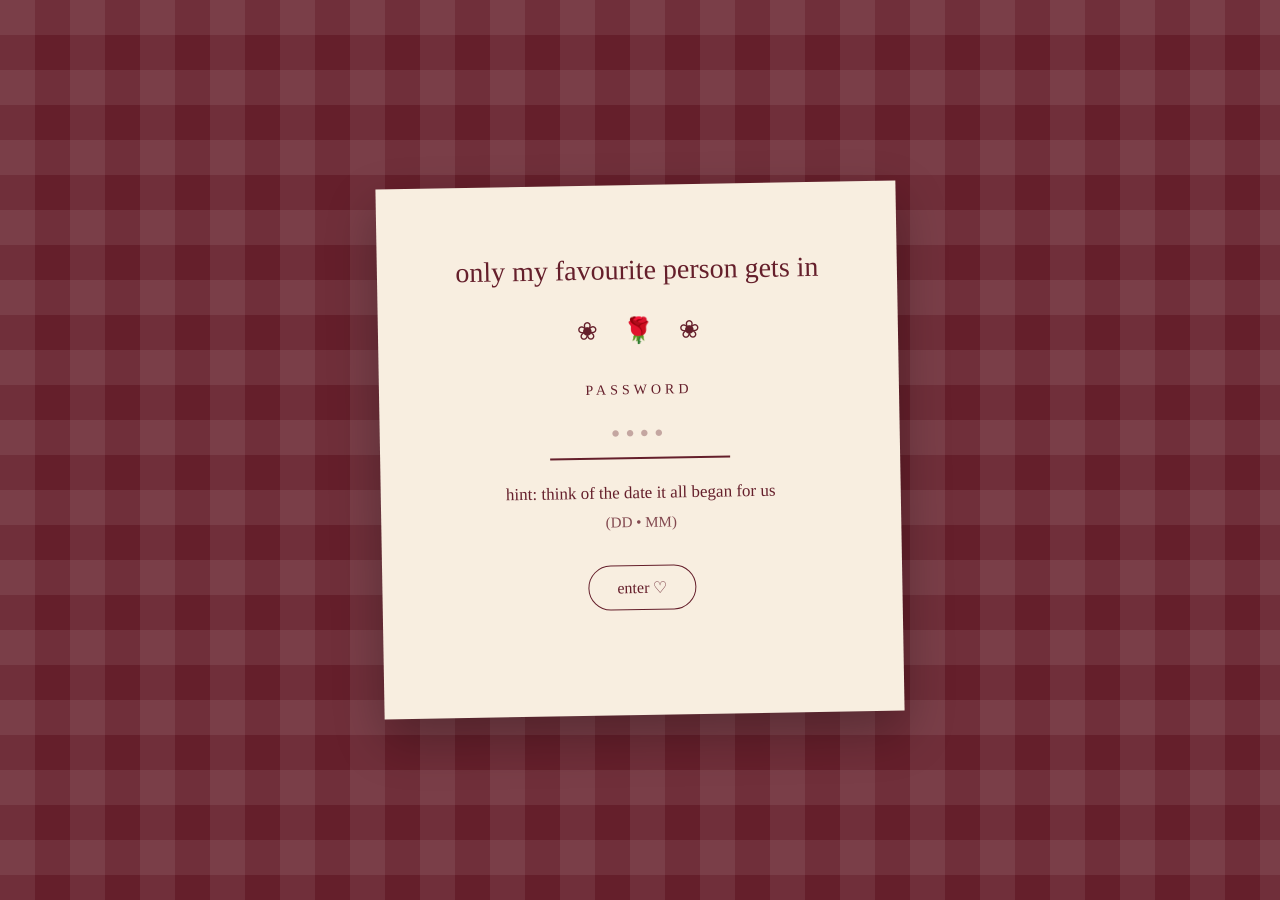
<file: index.html>
<!DOCTYPE html>
<html lang="en"><head><meta charset="UTF-8"><meta name="viewport" content="width=device-width, initial-scale=1.0">
<title>Just for you ♡</title><link rel="stylesheet" href="style.css"></head>
<body><main class="password-page checker-page"><div class="password-box">
<p class="password-title">only my favourite person gets in</p><div class="flowers">❀　🌹　❀</div>
<p class="password-label">PASSWORD</p><input type="password" id="passwordInput" maxlength="4" placeholder="••••">
<p class="hint">hint: think of the date it all began for us<br><span>(DD • MM)</span></p>
<button id="enterBtn">enter ♡</button><p id="errorMessage"></p>
</div></main><script src="script.js"></script></body></html>
</file>
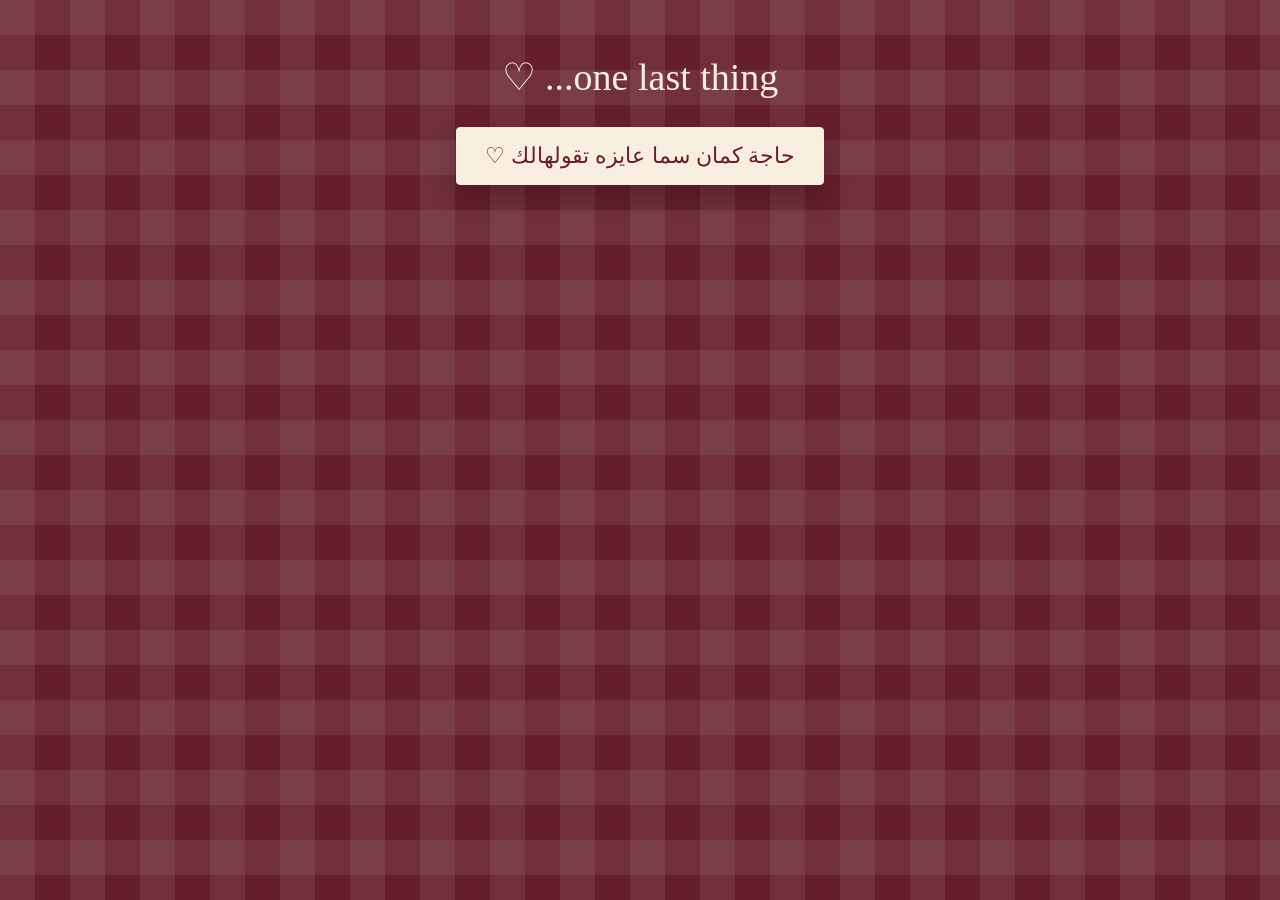
<file: final.html>
<!DOCTYPE html>
<html lang="ar" dir="rtl">
<head>
<meta charset="UTF-8">
<meta name="viewport" content="width=device-width, initial-scale=1.0">
<title>One Last Thing ♡</title>
<link rel="stylesheet" href="style.css">
</head>
<body>
<audio id="siteMusic" preload="auto" src="esht_ma3ak_hekayat.mp3"></audio>
<main class="final-page checker-page">
    <h1 class="final-title">one last thing... ♡</h1>

    <button class="final-reveal-btn" id="finalRevealBtn" type="button" onclick="showFinalPhoto()">
        حاجة كمان سما عايزه تقولهالك ♡
    </button>

    <div class="final-photo hidden-final-photo" id="finalPhoto">
        <img src="final-photo.jpeg" alt="Our special photo">
    </div>

    <div class="final-next-hint hidden-final-photo" id="envelopeHint">دوس على الجواب ♡</div>

    <div class="envelope hidden-final-photo" id="envelope" onclick="openLetter()" role="button" tabindex="0" aria-label="افتح الجواب">
        <div class="envelope-back"></div>
        <div class="envelope-flap"></div>
        <div class="envelope-front"></div>
        <div class="envelope-label">افتح الرسالة ♡</div>
    </div>

    <section class="final-letter" id="finalLetter">
        <h2>To Ahmed ♡</h2>
        <p>عايزه اقولك اننا كملنا سنه مع بعض سوا السنه دي احلى واجمل سنه في حياتي من وقت ما دخلت حياتي كل حاجه بقت احلى ، اول حد في حياتي واول مشاعر حلوه احسها لاول مره كانت معاك انت عايزه اقولك اني بحبك اوي وبحب كل ايامنا سوا بحب شكلك وصوتك وضحكتك وكل حاجه فيك وبحب انك دايما بتطمني وواثقه ان حياتي معاك هتكون جميله<br>ويارب العمر كله سوا يا ميدو🫂♥️♥️</p>
    </section>
</main>
<script src="script.js"></script>
</body>
</html>
</file>
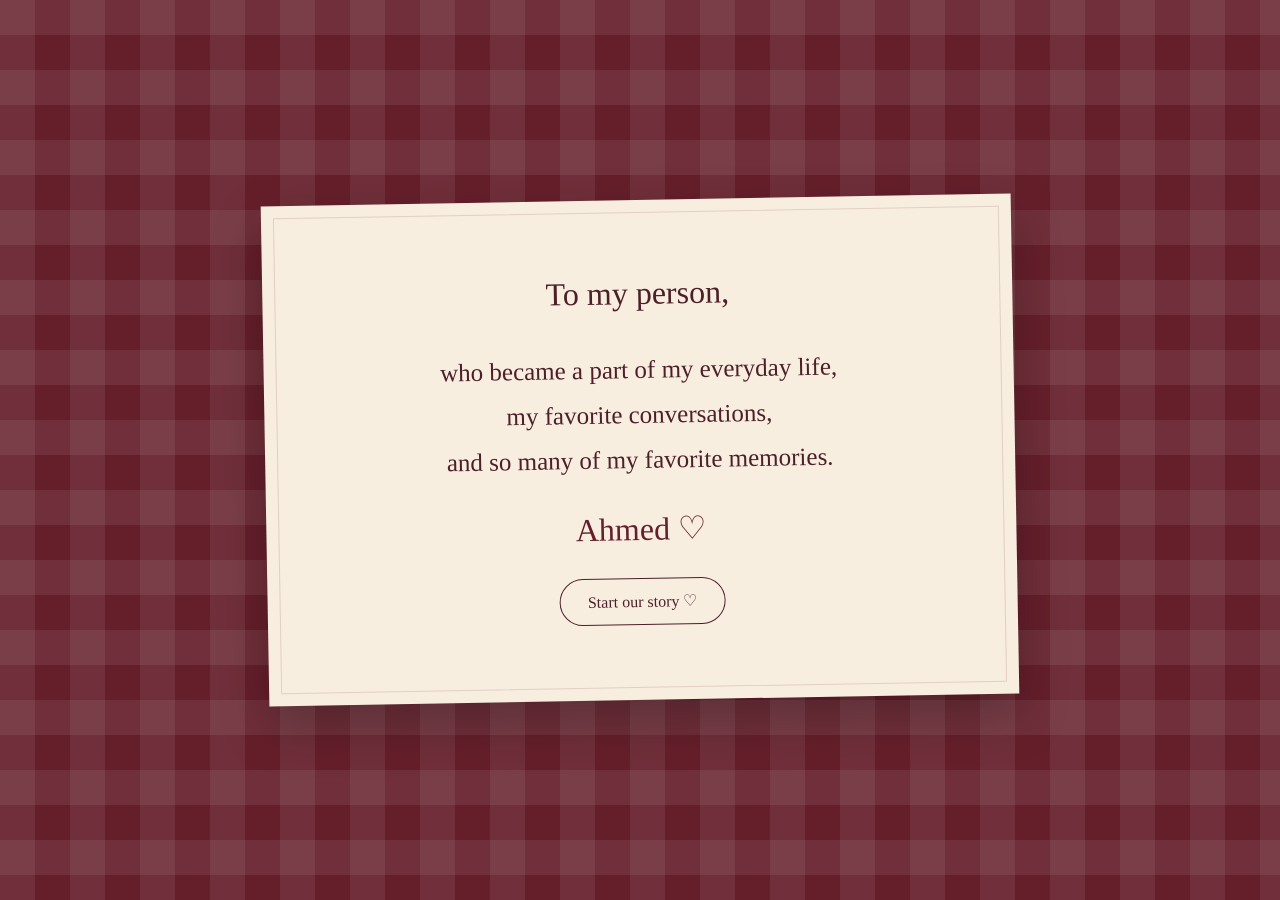
<file: home.html>
<!DOCTYPE html>
<html lang="en">
<head>
<meta charset="UTF-8"><meta name="viewport" content="width=device-width, initial-scale=1.0">
<title>To My Person ❤️</title><link rel="stylesheet" href="style.css">
</head>
<body>
<main class="letter-page"><audio id="bgMusic" preload="auto" src="esht_ma3ak_hekayat.mp3"></audio><div class="letter"><div class="letter-content">
<p class="greeting">To my person,</p>
<p class="message">who became a part of my everyday life,<br>my favorite conversations,<br>and so many of my favorite memories.</p>
<p class="name">Ahmed ♡</p>
<button id="startBtn">Start our story ♡</button>
</div></div></main>
<script src="script.js"></script>
</body></html>
</file>
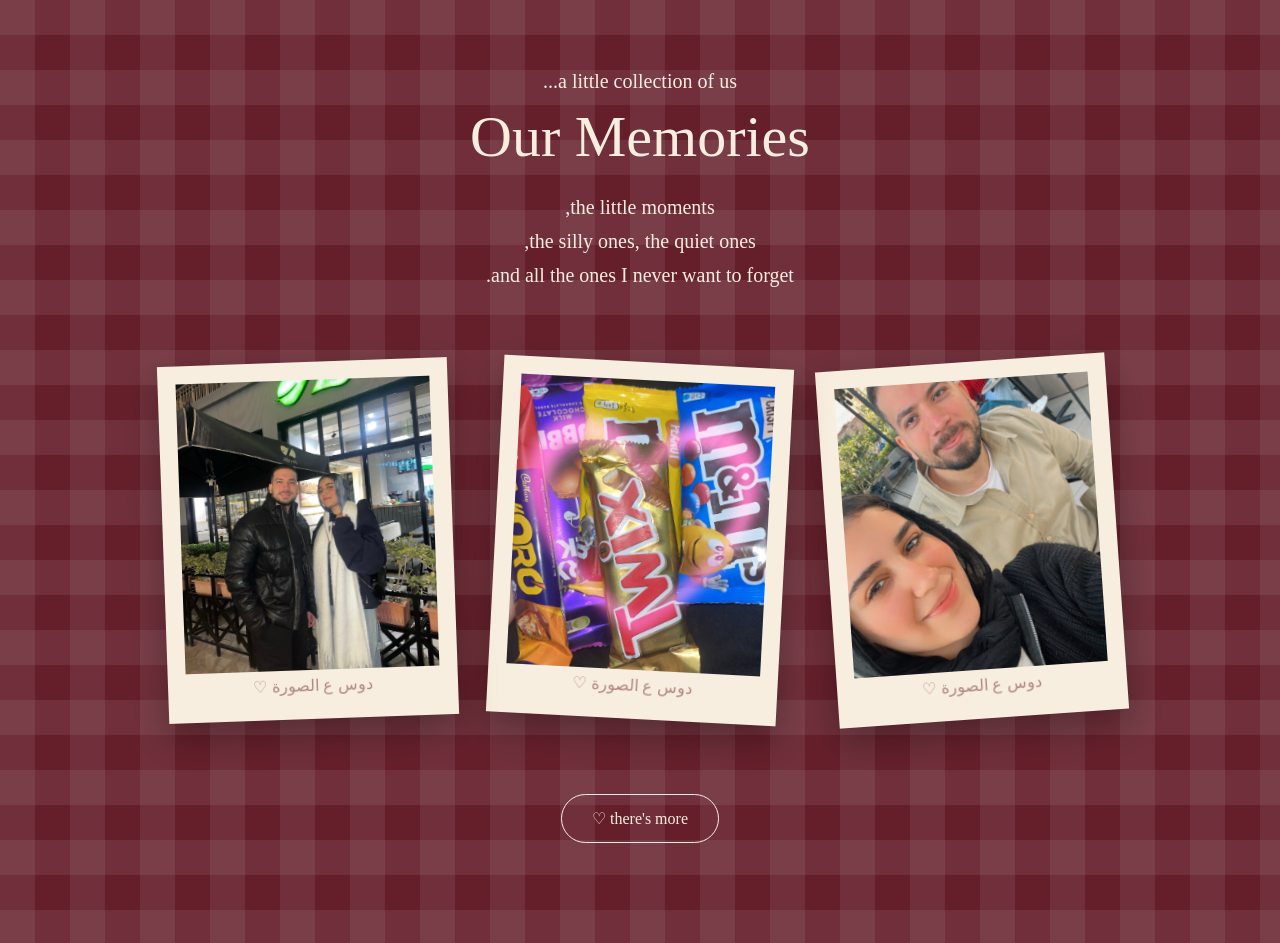
<file: memories.html>
<!DOCTYPE html>
<html lang="ar" dir="rtl"><head><meta charset="UTF-8"><meta name="viewport" content="width=device-width, initial-scale=1.0">
<title>Our Memories</title><link rel="stylesheet" href="style.css"></head>
<body>
<audio id="siteMusic" preload="auto" src="esht_ma3ak_hekayat.mp3"></audio><main class="memories-page checker-page">
<p class="memories-small">a little collection of us...</p><h1 class="memories-title">Our Memories</h1>
<p class="memories-intro">the little moments,<br>the silly ones, the quiet ones,<br>and all the ones I never want to forget.</p>
<section class="memory-gallery">
<button class="memory-card" type="button" onclick="toggleMemory(this)"><div class="photo"><img src="memory1.jpeg" alt="Memory 1"></div><p class="tap-hint">دوس ع الصورة ♡</p><div class="memory-message"><p class="memory-text">اول مره كنا نخرج سوا كنت مبسوطه اوي بجد♥️</p></div></button>
<button class="memory-card" type="button" onclick="toggleMemory(this)"><div class="photo"><img src="memory2.jpeg" alt="Memory 2"></div><p class="tap-hint">دوس ع الصورة ♡</p><div class="memory-message"><p class="memory-text">اول شوكولاته تجيبهالي♥️</p></div></button>
<button class="memory-card" type="button" onclick="toggleMemory(this)"><div class="photo"><img src="memory3.jpeg" alt="Memory 3"></div><p class="tap-hint">دوس ع الصورة ♡</p><div class="memory-message"><p class="memory-text">اول مره حسيت اني اتاكدت من مشاعري وقولتلك يومها اني بحبك♥️</p></div></button>
</section>
<button class="next-btn" type="button" onclick="goToPage('memories2.html')">there's more ♡</button>
</main><script src="script.js"></script></body></html>
</file>
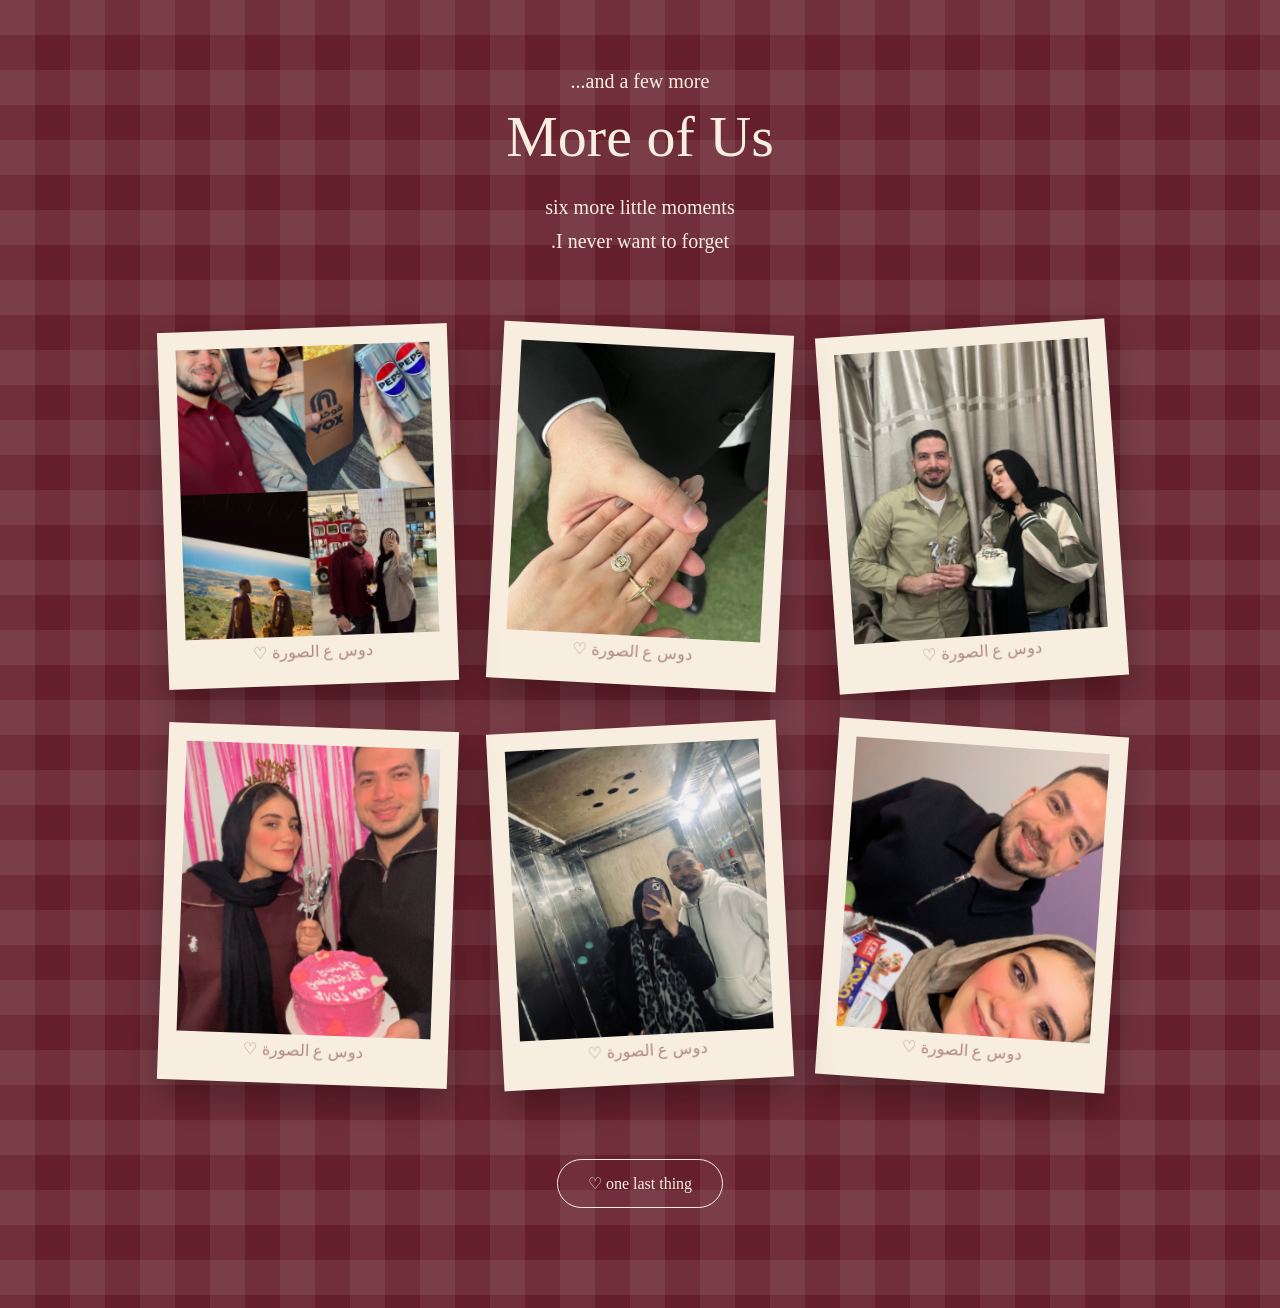
<file: memories2.html>
<!DOCTYPE html>
<html lang="ar" dir="rtl"><head><meta charset="UTF-8"><meta name="viewport" content="width=device-width, initial-scale=1.0">
<title>More of Us</title><link rel="stylesheet" href="style.css"></head>
<body>
<audio id="siteMusic" preload="auto" src="esht_ma3ak_hekayat.mp3"></audio><main class="memories-page checker-page">
<p class="memories-small">and a few more...</p><h1 class="memories-title">More of Us</h1>
<p class="memories-intro">six more little moments<br>I never want to forget.</p>
<section class="memory-gallery">
<button class="memory-card" type="button" onclick="toggleMemory(this)"><div class="photo"><img src="memory4.jpeg" alt="Memory 4"></div><p class="tap-hint">دوس ع الصورة ♡</p><div class="memory-message"><p class="memory-text">اول عيد ميلاد ليك واحنا سوا بحب اليوم دا اوي❣️</p></div></button>
<button class="memory-card" type="button" onclick="toggleMemory(this)"><div class="photo"><img src="memory5.jpeg" alt="Memory 5"></div><p class="tap-hint">دوس ع الصورة ♡</p><div class="memory-message"><p class="memory-text">اول ايد امسكها واحن ايد امسكها😂♥️</p></div></button>
<button class="memory-card" type="button" onclick="toggleMemory(this)"><div class="photo"><img src="memory6.jpeg" alt="Memory 6"></div><p class="tap-hint">دوس ع الصورة ♡</p><div class="memory-message"><p class="memory-text">اول سينما😘</p></div></button>
<button class="memory-card" type="button" onclick="toggleMemory(this)"><div class="photo"><img src="memory7.jpeg" alt="Memory 7"></div><p class="tap-hint">دوس ع الصورة ♡</p><div class="memory-message"><p class="memory-text">اول عيد سوا واول عيديه😍❣️</p></div></button>
<button class="memory-card" type="button" onclick="toggleMemory(this)"><div class="photo"><img src="memory8.jpeg" alt="Memory 8"></div><p class="tap-hint">دوس ع الصورة ♡</p><div class="memory-message"><p class="memory-text">اول مره نفطر مع بعض برا في رمضان😂♥️</p></div></button>
<button class="memory-card" type="button" onclick="toggleMemory(this)"><div class="photo"><img src="memory9.jpeg" alt="Memory 9"></div><p class="tap-hint">دوس ع الصورة ♡</p><div class="memory-message"><p class="memory-text">اول واحلى عيد ميلاد ليا وانا معاك🫂</p></div></button>
</section>
<button class="next-btn" type="button" onclick="goToPage('final.html')">one last thing ♡</button>
</main><script src="script.js"></script></body></html>
</file>
<file: style.css>
*{margin:0;padding:0;box-sizing:border-box}body{min-height:100vh;overflow-x:hidden;font-family:"Segoe Print","Comic Sans MS",cursive;background:#651f2b;transition:opacity .6s ease}button,input{font-family:inherit}.checker-page{min-height:100vh;background-color:#651f2b;background-image:linear-gradient(90deg,rgba(255,255,255,.07) 50%,transparent 50%),linear-gradient(rgba(255,255,255,.07) 50%,transparent 50%);background-size:70px 70px}
.password-page{min-height:100vh;display:flex;justify-content:center;align-items:center;padding:25px}.password-box{width:min(520px,90vw);background:#f8eee0;padding:65px 40px;text-align:center;color:#651f2b;box-shadow:0 20px 50px rgba(0,0,0,.28);transform:rotate(-1deg);opacity:0;animation:passwordIn 1.2s ease forwards}.password-title{font-size:28px;line-height:1.4;margin-bottom:25px}.flowers{font-size:25px;margin-bottom:35px;animation:flowerFloat 3s ease-in-out infinite}.password-label{font-size:14px;letter-spacing:4px;margin-bottom:12px}#passwordInput{width:180px;border:0;border-bottom:2px solid #651f2b;background:transparent;outline:0;text-align:center;color:#651f2b;font-size:27px;letter-spacing:8px;padding:8px;margin-bottom:20px}#passwordInput::placeholder{color:rgba(101,31,43,.35);letter-spacing:5px}.hint{font-size:17px;line-height:1.7;margin-bottom:28px}.hint span{font-size:15px;opacity:.8}#enterBtn{border:1px solid #651f2b;background:transparent;color:#651f2b;padding:12px 28px;border-radius:30px;font-size:16px;cursor:pointer;transition:.3s}#enterBtn:hover{background:#651f2b;color:#f8eee0;transform:translateY(-3px)}#errorMessage{min-height:25px;margin-top:15px;font-size:15px}
.letter-page{width:100%;min-height:100vh;display:flex;justify-content:center;align-items:center;padding:30px;background-color:#651f2b;background-image:linear-gradient(90deg,rgba(255,255,255,.07) 50%,transparent 50%),linear-gradient(rgba(255,255,255,.07) 50%,transparent 50%);background-size:70px 70px}.letter{width:min(750px,90vw);min-height:500px;background:#f8eee0;position:relative;display:flex;align-items:center;justify-content:center;padding:70px 60px;box-shadow:0 20px 50px rgba(0,0,0,.25);transform:rotate(-1deg);opacity:0;animation:letterIn 1.3s ease forwards}.letter:before{content:"";position:absolute;inset:12px;border:1px solid rgba(101,31,43,.15)}.letter-content{text-align:center;color:#4d2029;position:relative;z-index:2}.greeting{font-size:32px;margin-bottom:35px;opacity:0;animation:textIn 1s ease .8s forwards}.message{font-size:25px;line-height:1.8;opacity:0;animation:textIn 1.2s ease 1.3s forwards}.name{font-size:32px;margin-top:28px;color:#651f2b;opacity:0;animation:textIn 1s ease 2s forwards}.letter-content button{margin-top:30px;border:1px solid #4d2029;background:transparent;color:#4d2029;padding:13px 27px;border-radius:30px;font-size:16px;cursor:pointer;opacity:0;animation:textIn 1s ease 2.2s forwards;transition:.3s}.letter-content button:hover{background:#4d2029;color:#f8eee0;transform:translateY(-3px)}
.memories-page{min-height:100vh;color:#f8eee0;text-align:center;padding:70px 25px 100px}.memories-small{font-size:20px;opacity:0;animation:textIn 1s ease forwards}.memories-title{font-size:58px;font-weight:400;margin:10px 0 20px;opacity:0;animation:textIn 1s ease .3s forwards}.memories-intro{font-size:20px;line-height:1.7;margin-bottom:70px;opacity:0;animation:textIn 1s ease .6s forwards}.memory-gallery{width:min(1080px,95vw);margin:auto;display:flex;justify-content:center;gap:42px;flex-wrap:wrap}.memory-card{width:290px;border:0;padding:18px 18px 24px;background:#f8eee0;color:#651f2b;box-shadow:0 15px 35px rgba(0,0,0,.3);cursor:pointer;text-align:center;opacity:0;transition:transform .45s ease,box-shadow .45s ease;animation:memoryIn 1s ease forwards}.memory-card:nth-child(1){animation-delay:.8s;transform:rotate(-4deg)}.memory-card:nth-child(2){animation-delay:1.05s;transform:rotate(3deg)}.memory-card:nth-child(3){animation-delay:1.3s;transform:rotate(-2deg)}.memory-card:nth-child(4){animation-delay:1.55s;transform:rotate(4deg)}.memory-card:nth-child(5){animation-delay:1.8s;transform:rotate(-3deg)}.memory-card:nth-child(6){animation-delay:2.05s;transform:rotate(2deg)}.memory-card:hover,.memory-card.open{transform:translateY(-10px) rotate(0) scale(1.02);box-shadow:0 25px 45px rgba(0,0,0,.35)}.photo{width:100%;height:290px;background:#dfcdbb;display:flex;justify-content:center;align-items:center;overflow:hidden}.photo img{width:100%;height:100%;object-fit:cover;display:block}.memory-number{font-size:13px;letter-spacing:2px;margin-top:17px;opacity:.7}.tap-hint{font-size:13px;margin-top:6px;opacity:.5}.memory-message{max-height:0;overflow:hidden;opacity:0;transform:translateY(-6px);transition:max-height .55s ease,opacity .4s ease,transform .4s ease,margin .4s ease}.memory-card.open .memory-message{max-height:160px;opacity:1;transform:translateY(0);margin-top:14px}.memory-text{font-size:19px;line-height:1.6;padding:13px 10px;background:rgba(101,31,43,.07);border-radius:4px}.next-btn{margin-top:75px;border:1px solid #f8eee0;background:transparent;color:#f8eee0;padding:14px 30px;border-radius:30px;font-size:16px;cursor:pointer;opacity:0;animation:textIn 1s ease 2.5s forwards;transition:.3s}.next-btn:hover{background:#f8eee0;color:#651f2b;transform:translateY(-3px)}
.final-page{min-height:100vh;color:#f8eee0;text-align:center;padding:55px 20px 80px}.final-title{font-size:38px;font-weight:400;margin-bottom:28px;opacity:0;animation:textIn 1s ease forwards}.final-photo{width:min(360px,85vw);height:430px;margin:0 auto 35px;background:#f8eee0;padding:14px;box-shadow:0 18px 40px rgba(0,0,0,.3);transform:rotate(-2deg);opacity:0;animation:memoryIn 1s ease .4s forwards}.final-photo img{width:100%;height:100%;object-fit:cover;display:block}.envelope{width:230px;height:150px;margin:15px auto;position:relative;cursor:pointer;opacity:0;animation:textIn 1s ease 1s forwards}.envelope-back{position:absolute;inset:0;background:#f8eee0;box-shadow:0 15px 30px rgba(0,0,0,.25);border-radius:4px}.envelope-flap{position:absolute;left:0;top:0;width:0;height:0;border-left:115px solid transparent;border-right:115px solid transparent;border-top:78px solid #e8d8c5;transform-origin:top center;transition:transform .7s ease;z-index:3}.envelope-front{position:absolute;left:0;right:0;bottom:0;height:82px;background:#f1e3d2;clip-path:polygon(0 0,50% 58%,100% 0,100% 100%,0 100%);z-index:4}.envelope-label{position:absolute;inset:auto 0 18px;z-index:5;color:#651f2b;font-size:17px}.envelope.open .envelope-flap{transform:rotateX(180deg)}.final-letter{width:min(650px,90vw);margin:0 auto;background:#f8eee0;color:#651f2b;padding:35px 30px;box-shadow:0 20px 45px rgba(0,0,0,.3);opacity:0;transform:translateY(25px);pointer-events:none;transition:opacity .6s ease,transform .6s ease}.final-letter.open{opacity:1;transform:translateY(0);pointer-events:auto}.final-letter h2{font-size:28px;font-weight:400;margin-bottom:18px}.final-letter p{font-size:20px;line-height:1.8}
@keyframes letterIn{from{opacity:0;transform:translateY(80px) rotate(-4deg) scale(.9)}to{opacity:1;transform:translateY(0) rotate(-1deg) scale(1)}}@keyframes textIn{from{opacity:0;transform:translateY(15px)}to{opacity:1;transform:translateY(0)}}@keyframes passwordIn{from{opacity:0;transform:translateY(60px) rotate(-5deg) scale(.92)}to{opacity:1;transform:translateY(0) rotate(-1deg) scale(1)}}@keyframes flowerFloat{0%,100%{transform:translateY(0)}50%{transform:translateY(-5px)}}@keyframes memoryIn{from{opacity:0;transform:translateY(70px) rotate(0) scale(.9)}to{opacity:1}}
@media(max-width:700px){.memories-page{padding-top:45px}.memories-title{font-size:44px}.memories-intro{font-size:17px;margin-bottom:45px}.memory-card{width:min(330px,90vw)}.letter{padding:55px 25px}.greeting{font-size:27px}.message{font-size:20px}.name{font-size:28px}}

/* Arabic handwriting + final-page reveal */
.arabic, .memory-text, .tap-hint, .final-reveal-btn, .final-next-hint, .envelope-label, .final-letter {
    font-family: "Aref Ruqaa Ink", "Aref Ruqaa", "Segoe Print", Tahoma, sans-serif;
}

.memory-text { direction: rtl; }
.tap-hint { font-size: 16px; }

.final-reveal-btn {
    border: 1px solid #f8eee0;
    background: #f8eee0;
    color: #651f2b;
    padding: 15px 28px;
    border-radius: 4px;
    font-size: 22px;
    cursor: pointer;
    box-shadow: 0 12px 28px rgba(0,0,0,.22);
    transform: rotate(-1deg);
    opacity: 0;
    animation: textIn 1s ease .4s forwards;
    transition: .35s ease;
}
.final-reveal-btn:hover { transform: translateY(-5px) rotate(-1deg); box-shadow: 0 18px 34px rgba(0,0,0,.28); }
.final-reveal-btn.revealed { opacity: .75; cursor: default; }

.hidden-final-photo { display: none !important; }
.final-photo { margin-top: 30px; }
.final-next-hint {
    color: #f8eee0;
    font-size: 21px;
    margin: 24px auto 4px;
    animation: textIn .7s ease forwards;
}
.final-letter { direction: rtl; }
.final-letter p { font-size: 22px; line-height: 2.05; white-space: normal; }

@media(max-width:700px){
    .final-reveal-btn { width: min(90vw, 360px); font-size: 20px; }
    .final-photo { width: min(390px, 90vw); height: 480px; }
    .final-letter p { font-size: 19px; line-height: 2; }
}
</file>
